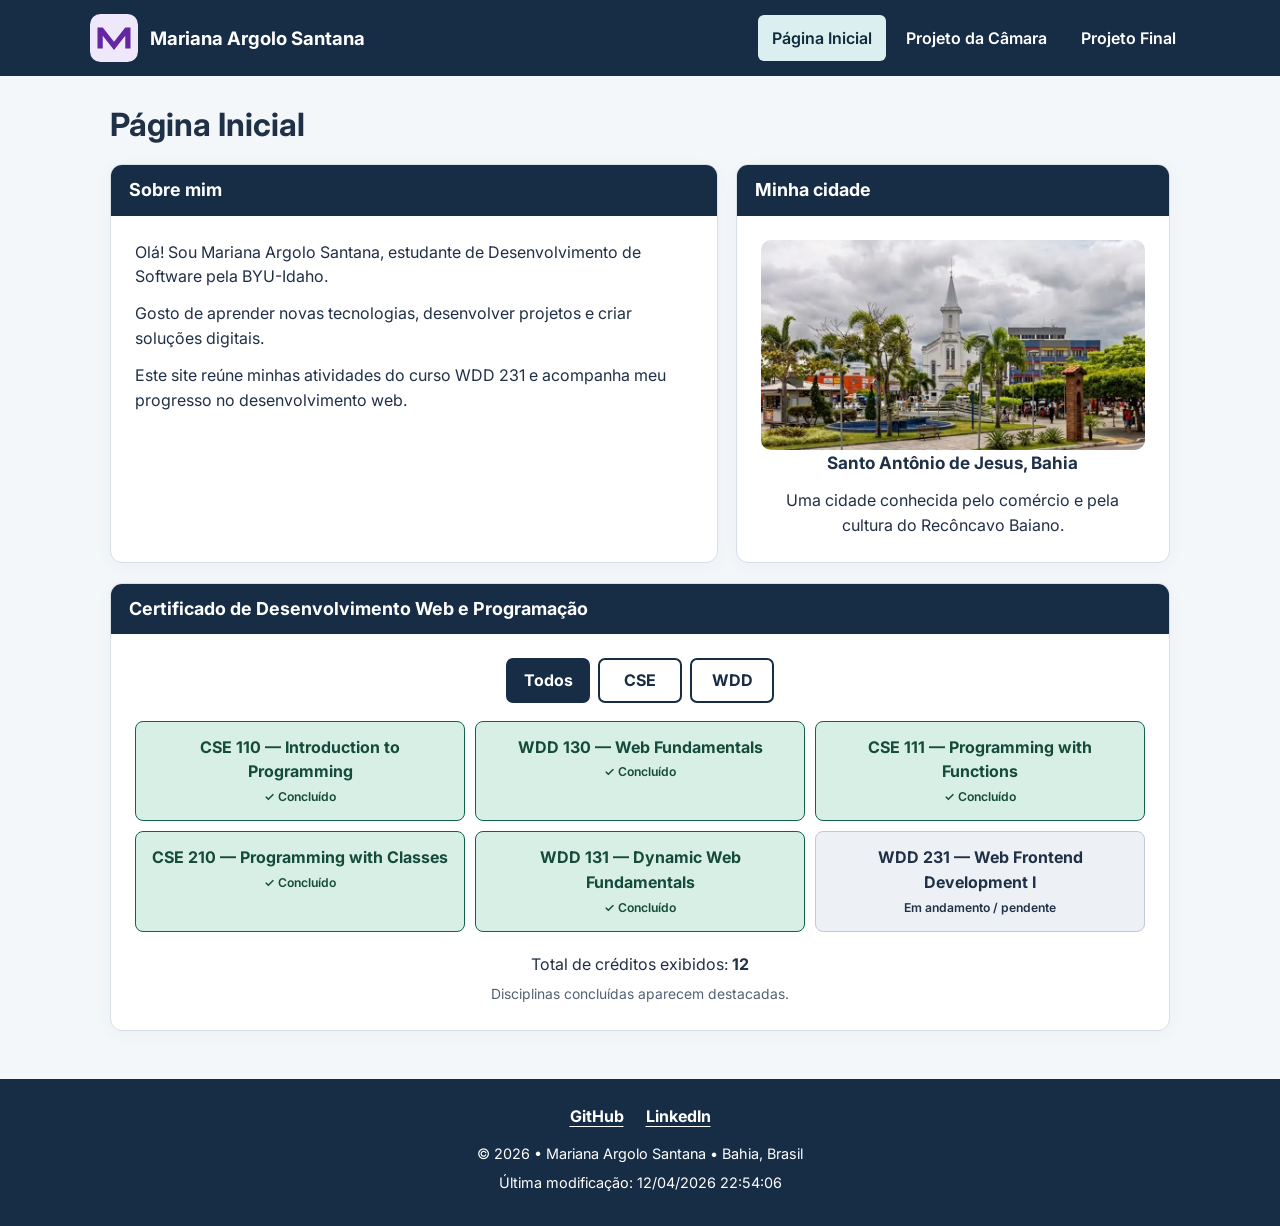
<file: index.html>
<!DOCTYPE html>
<html lang="pt-BR">

<head>
  <meta charset="UTF-8">
  <meta name="viewport" content="width=device-width, initial-scale=1.0">

  <meta name="description"
    content="Página inicial do curso WDD 231 de Mariana Argolo Santana.">
  <meta name="author" content="Mariana Argolo Santana">

  <title>Mariana Argolo Santana | WDD 231</title>

  <link rel="icon" href="imagens/logo.svg" type="image/svg+xml">

  <link rel="preconnect" href="https://fonts.googleapis.com">
  <link rel="preconnect" href="https://fonts.gstatic.com" crossorigin>

  <link
    href="https://fonts.googleapis.com/css2?family=Inter:wght@400;500;600;700&display=swap"
    rel="stylesheet">

  <link rel="stylesheet" href="estilos/telas-pequenas.css">
  <link rel="stylesheet" href="estilos/telas-grandes.css">

  <script src="scripts/navegacao.js" defer></script>
  <script src="scripts/data.js" defer></script>
  <script src="scripts/curso.js" defer></script>
</head>

<body>

  <header class="site-header">
    <div class="header-inner">

      <a class="brand" href="index.html">
        <img src="imagens/logo.svg" alt="Logo MS" width="48" height="48">
        <span>Mariana Argolo Santana</span>
      </a>

      <button
        id="menuButton"
        class="menu-button"
        type="button"
        aria-label="Abrir menu"
        aria-expanded="false"
        aria-controls="mainNav">
        <span aria-hidden="true">☰</span>
      </button>

    </div>

    <nav id="mainNav" class="main-nav" aria-label="Navegação principal">
      <a href="index.html" aria-current="page">Página Inicial</a>
      <a href="chamber/index.html">Projeto da Câmara</a>
      <a href="final/index.html">Projeto Final</a>
    </nav>
  </header>

  <main class="container">

    <h1>Página Inicial</h1>

    <div class="intro-grid">

      <section class="panel about">

        <h2>Sobre mim</h2>

        <div class="panel-body">

          <p>
            Olá! Sou Mariana Argolo Santana, estudante de
            Desenvolvimento de Software pela BYU-Idaho.
          </p>

          <p>
            Gosto de aprender novas tecnologias, desenvolver
            projetos e criar soluções digitais.
          </p>

          <p>
            Este site reúne minhas atividades do curso WDD 231
            e acompanha meu progresso no desenvolvimento web.
          </p>

        </div>

      </section>

      <section class="panel location">

        <h2>Minha cidade</h2>

        <div class="panel-body location-body">

          <div class="city-art">

            <img
              src="imagens/santo-antonio-de-jesus.webp"
              alt="Praça de Santo Antônio de Jesus, Bahia"
              width="824"
              height="460"
              loading="lazy">

          </div>

          <p>
            <strong>Santo Antônio de Jesus, Bahia</strong>
          </p>

          <p>
            Uma cidade conhecida pelo comércio e pela
            cultura do Recôncavo Baiano.
          </p>

        </div>

      </section>

    </div>

    <section class="panel courses">

      <h2>Certificado de Desenvolvimento Web e Programação</h2>

      <div class="panel-body">

        <div class="filters" role="group" aria-label="Filtrar disciplinas">

          <button
            type="button"
            class="filter active"
            data-filter="ALL"
            aria-pressed="true">
            Todos
          </button>

          <button
            type="button"
            class="filter"
            data-filter="CSE"
            aria-pressed="false">
            CSE
          </button>

          <button
            type="button"
            class="filter"
            data-filter="WDD"
            aria-pressed="false">
            WDD
          </button>

        </div>

        <div
          id="courseList"
          class="course-grid"
          aria-live="polite">
        </div>

        <p class="credit-total">
          Total de créditos exibidos:
          <strong id="totalCredits">0</strong>
        </p>

        <p class="legend">
          Disciplinas concluídas aparecem destacadas.
        </p>

      </div>

    </section>

  </main>

  <footer class="site-footer">

    <div class="social-links">

      <a
        href="https://github.com/"
        target="_blank"
        rel="noopener noreferrer">
        GitHub
      </a>

      <a
        href="https://www.linkedin.com/"
        target="_blank"
        rel="noopener noreferrer">
        LinkedIn
      </a>

    </div>

    <p>
      © <span id="anoAtual"></span>
      • Mariana Argolo Santana
      • Bahia, Brasil
    </p>

    <p id="ultimaModificacao"></p>

  </footer>

</body>
</html>
</file>
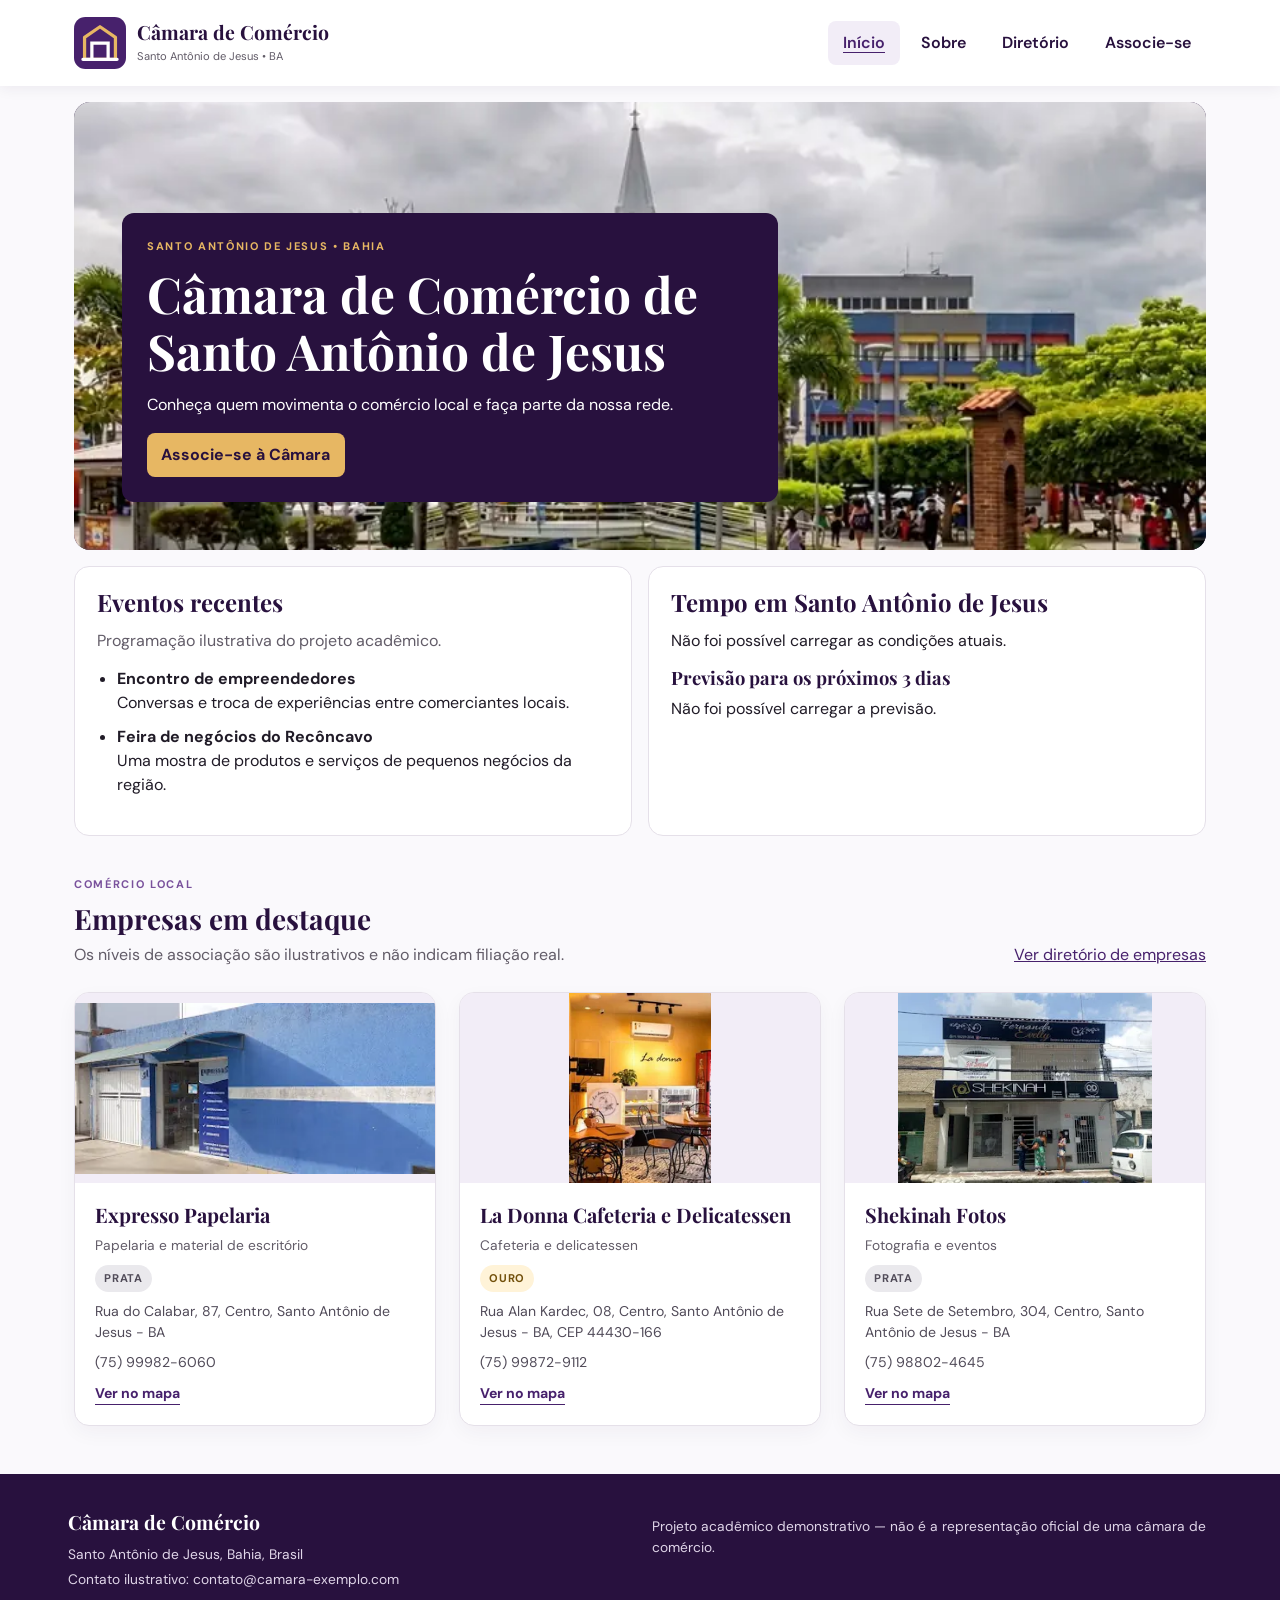
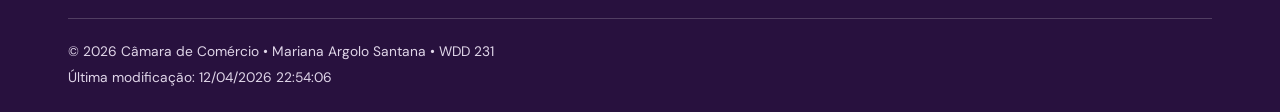
<file: camara/index.html>
<!doctype html>
<html lang="pt-BR">
<head>
  <meta charset="UTF-8">
  <meta name="viewport" content="width=device-width, initial-scale=1.0">
  <meta name="description" content="Conheça o comércio de Santo Antônio de Jesus, confira os eventos, o clima e as empresas em destaque.">
  <meta name="author" content="Mariana Argolo Santana">
  <meta property="og:type" content="website">
  <meta property="og:title" content="Câmara de Comércio de Santo Antônio de Jesus">
  <meta property="og:description" content="Conheça o comércio de Santo Antônio de Jesus, confira os eventos, o clima e as empresas em destaque.">
  <meta property="og:url" content="https://marianaargolozz.github.io/wdd231/camara/">
  <meta property="og:image" content="https://marianaargolozz.github.io/wdd231/camara/imagens/centro-saj.webp">
  <title>Câmara de Comércio de Santo Antônio de Jesus</title>
  <link rel="icon" href="imagens/favicon.svg" type="image/svg+xml">
  <link rel="stylesheet" href="estilos/normalizar.css">
  <link rel="stylesheet" href="estilos/telas-pequenas.css">
  <link rel="stylesheet" href="estilos/telas-grandes.css">
  <link rel="stylesheet" href="estilos/inicio.css">
  <script src="scripts/pagina.js" defer></script>
  <script src="scripts/inicio.js" defer></script>
</head>
<body>
  <header class="site-header">
    <div class="header-inner">
      <a class="brand" href="index.html" aria-label="Câmara de Comércio de Santo Antônio de Jesus, início">
        <img src="imagens/favicon.svg" alt="" width="52" height="52">
        <span><strong>Câmara de Comércio</strong><small>Santo Antônio de Jesus • BA</small></span>
      </a>
      <button id="menu-button" class="menu-button" type="button" aria-label="Abrir menu" aria-expanded="false" aria-controls="main-navigation">☰</button>
      <nav id="main-navigation" class="navigation" aria-label="Navegação principal">
        <a class="active" aria-current="page" href="index.html">Início</a>
        <a href="sobre.html">Sobre</a>
        <a href="diretorio.html">Diretório</a>
        <a href="associar.html">Associe-se</a>
      </nav>
    </div>
  </header>

  <main class="inicio">
    <section class="inicio-hero" aria-labelledby="page-title">
      <img class="inicio-hero-foto" src="imagens/centro-saj.webp"
        alt="Praça arborizada no centro de Santo Antônio de Jesus, com a igreja ao fundo"
        width="824" height="460" fetchpriority="high">
      <div class="inicio-hero-texto">
        <p class="eyebrow">Santo Antônio de Jesus • Bahia</p>
        <h1 id="page-title">Câmara de Comércio de Santo Antônio de Jesus</h1>
        <p>Conheça quem movimenta o comércio local e faça parte da nossa rede.</p>
        <a class="inicio-cta" href="associar.html">Associe-se à Câmara</a>
      </div>
    </section>

    <div class="inicio-paineis">
      <section class="inicio-painel" aria-labelledby="eventos-title">
        <h2 id="eventos-title">Eventos recentes</h2>
        <p class="inicio-nota">Programação ilustrativa do projeto acadêmico.</p>
        <ul class="inicio-eventos">
          <li><strong>Encontro de empreendedores</strong><br>Conversas e troca de experiências entre comerciantes locais.</li>
          <li><strong>Feira de negócios do Recôncavo</strong><br>Uma mostra de produtos e serviços de pequenos negócios da região.</li>
        </ul>
      </section>

      <section class="inicio-painel" aria-labelledby="tempo-title">
        <h2 id="tempo-title">Tempo em Santo Antônio de Jesus</h2>
        <div id="tempo-atual" aria-live="polite"><p>Carregando condições atuais…</p></div>
        <h3>Previsão para os próximos 3 dias</h3>
        <div id="previsao" aria-live="polite"><p>Carregando previsão…</p></div>
      </section>
    </div>

    <section class="inicio-destaques" aria-labelledby="destaques-title">
      <div class="section-heading">
        <div>
          <p class="eyebrow eyebrow-dark">Comércio local</p>
          <h2 id="destaques-title">Empresas em destaque</h2>
          <p class="section-subtitle">Os níveis de associação são ilustrativos e não indicam filiação real.</p>
        </div>
        <a href="diretorio.html">Ver diretório de empresas</a>
      </div>
      <div id="destaques" class="members grid-view" aria-live="polite">
        <p class="status">Carregando empresas…</p>
      </div>
    </section>
  </main>

  <footer class="site-footer">
    <div class="footer-inner">
      <div>
        <h2>Câmara de Comércio</h2>
        <p>Santo Antônio de Jesus, Bahia, Brasil</p>
        <p>Contato ilustrativo: contato@camara-exemplo.com</p>
      </div>
      <div class="footer-social" aria-label="Redes sociais">
        <p>Projeto acadêmico demonstrativo — não é a representação oficial de uma câmara de comércio.</p>
      </div>
      <div class="footer-bottom">
        <p>© <span id="current-year"></span> Câmara de Comércio • Mariana Argolo Santana • WDD 231</p>
        <p>Última modificação: <span id="last-modified"></span></p>
      </div>
    </div>
  </footer>
</body>
</html>
</file>
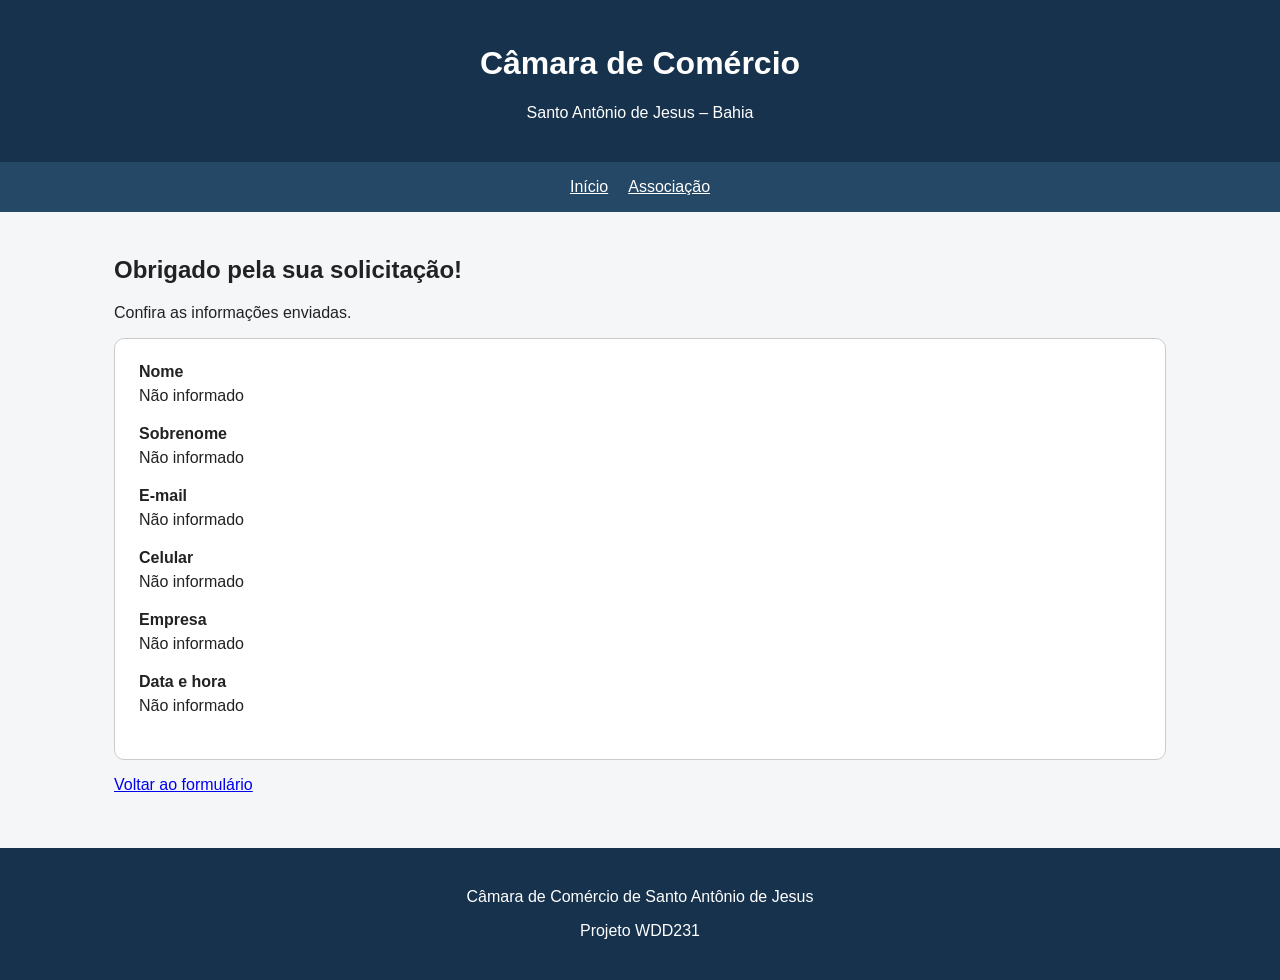
<file: camara/agradecimento.html>
<!DOCTYPE html>
<html lang="pt-BR">

<head>
    <meta charset="UTF-8">
    <meta name="viewport" content="width=device-width, initial-scale=1">
    <meta name="description" content="Câmara de Comércio de Santo Antônio de Jesus">
    <title>Agradecimento | Câmara de Comércio</title>
    <style>
        * {
            box-sizing: border-box
        }

        body {
            margin: 0;
            font-family: Arial, sans-serif;
            background: #f4f6f8;
            color: #222
        }

        header,
        footer {
            background: #17324d;
            color: white;
            padding: 24px;
            text-align: center
        }

        nav {
            background: #244866;
            padding: 16px;
            display: flex;
            justify-content: center;
            gap: 20px;
            flex-wrap: wrap
        }

        nav a {
            color: white
        }

        main {
            max-width: 1100px;
            margin: auto;
            padding: 24px
        }

        .container {
            display: grid;
            grid-template-columns: 1.2fr 1fr;
            gap: 30px
        }

        form,
        .card,
        .result {
            background: white;
            padding: 24px;
            border: 1px solid #ccc;
            border-radius: 10px
        }

        label {
            display: block;
            margin-bottom: 18px;
            font-weight: bold
        }

        input,
        select,
        textarea {
            display: block;
            width: 100%;
            padding: 12px;
            margin-top: 6px;
            border: 1px solid #777;
            border-radius: 5px;
            font: inherit
        }

        textarea {
            min-height: 120px;
            resize: vertical
        }

        button {
            background: #17324d;
            color: white;
            padding: 12px 20px;
            border: 0;
            border-radius: 5px;
            cursor: pointer;
            font: inherit
        }

        button[type=submit] {
            width: 100%
        }

        .card {
            text-align: center;
            margin-bottom: 20px;
            animation: aparecer 1.5s ease both;
            border-top: 6px solid var(--tier)
        }

        @keyframes aparecer {
            from {
                opacity: 0;
                transform: translateY(20px)
            }

            to {
                opacity: 1;
                transform: translateY(0)
            }
        }

        dialog {
            border: 0;
            border-radius: 12px;
            padding: 30px;
            width: 90%;
            max-width: 450px
        }

        dialog::backdrop {
            background: #0009
        }

        footer {
            margin-top: 30px
        }

        a:focus-visible,
        button:focus-visible,
        input:focus-visible,
        select:focus-visible,
        textarea:focus-visible {
            outline: 3px solid #c07400;
            outline-offset: 3px
        }

        dd {
            margin: 6px 0 20px;
            overflow-wrap: anywhere
        }

        dt {
            font-weight: bold
        }

        @media(max-width:768px) {
            .container {
                grid-template-columns: 1fr
            }
        }

        @media(prefers-reduced-motion:reduce) {
            .card {
                animation: none
            }
        }
    </style>
</head>

<body>
    <header>
        <h1>Câmara de Comércio</h1>
        <p>Santo Antônio de Jesus – Bahia</p>
    </header>
    <nav aria-label="Navegação principal"><a href="index.html">Início</a><a href="associacao.html">Associação</a></nav>
    <main>
        <h2>Obrigado pela sua solicitação!</h2>
        <p>Confira as informações enviadas.</p>
        <dl class="result" id="dados"></dl><a href="associacao.html">Voltar ao formulário</a>
    </main>
    <footer>
        <p>Câmara de Comércio de Santo Antônio de Jesus</p>
        <p>Projeto WDD231</p>
    </footer>
    <script>const params = new URLSearchParams(location.search); const fields = { nome: 'Nome', sobrenome: 'Sobrenome', email: 'E-mail', celular: 'Celular', empresa: 'Empresa', timestamp: 'Data e hora' }; for (const [key, label] of Object.entries(fields)) { const dt = document.createElement('dt'); const dd = document.createElement('dd'); dt.textContent = label; let value = params.get(key) || 'Não informado'; if (key === 'timestamp' && params.has(key)) { const date = new Date(value); if (!isNaN(date)) value = date.toLocaleString('pt-BR') } dd.textContent = value; document.getElementById('dados').append(dt, dd) }</script>
</body>

</html>
</file>
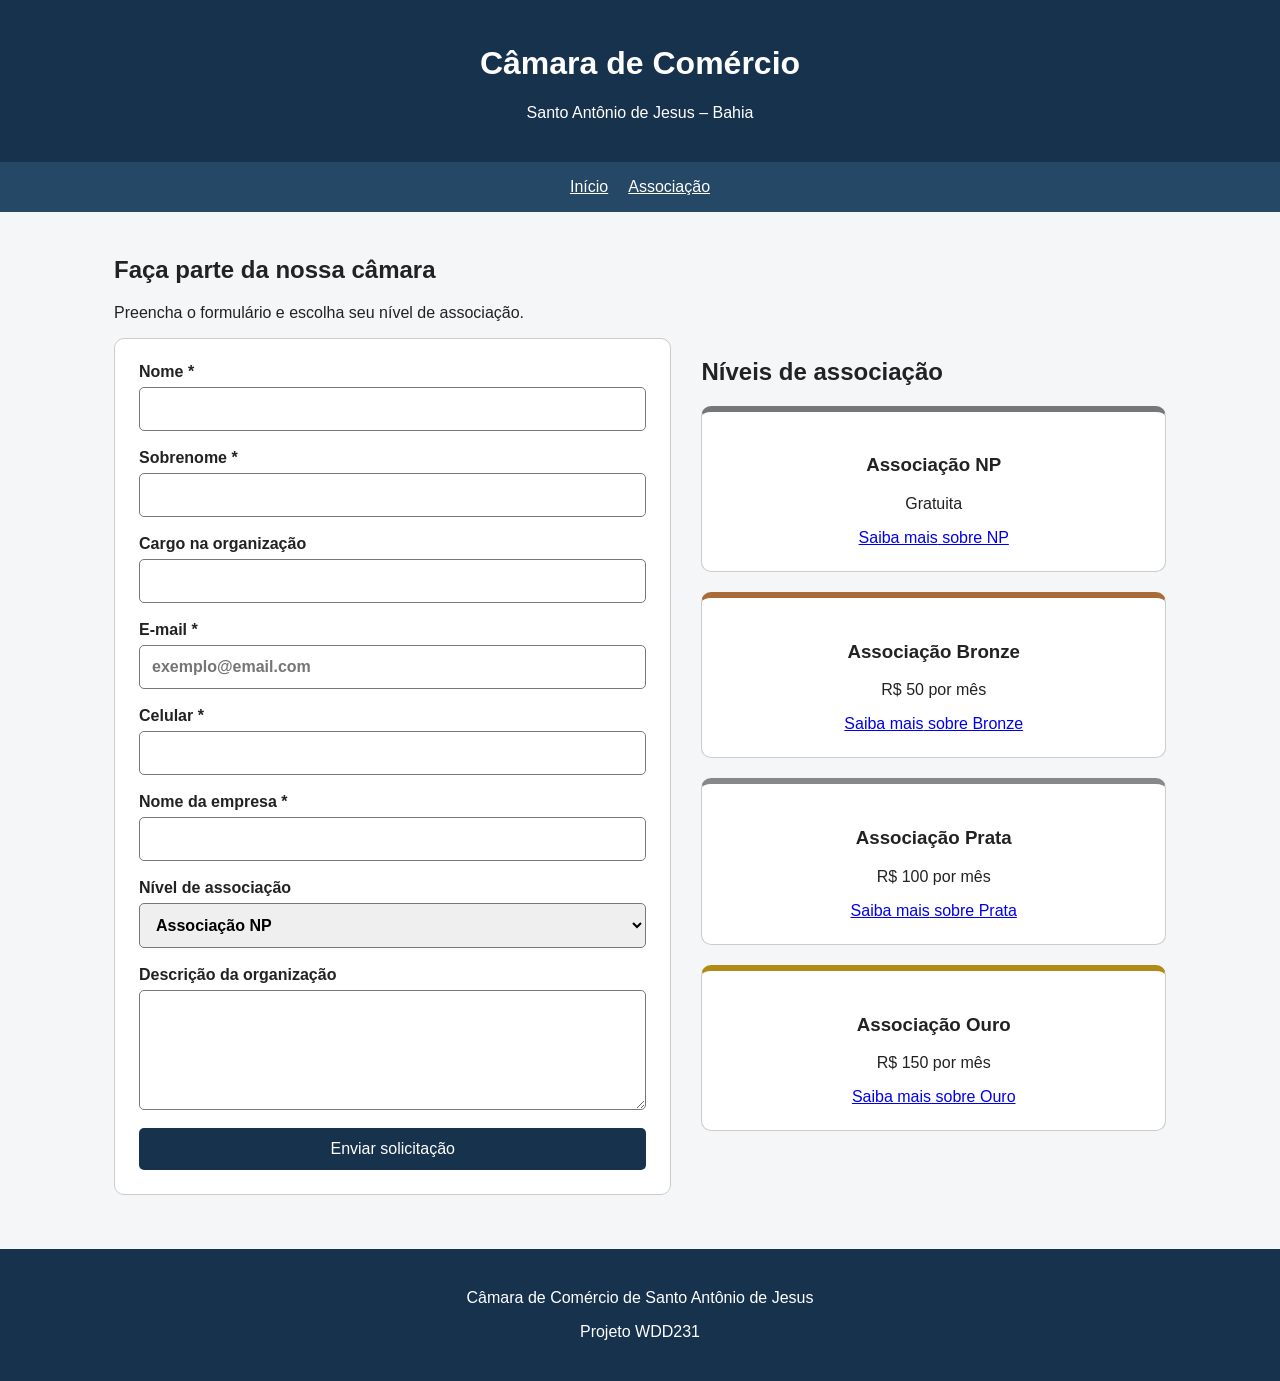
<file: camara/associacao.html>
<!DOCTYPE html>
<html lang="pt-BR">

<head>
    <meta charset="UTF-8">
    <meta name="viewport" content="width=device-width, initial-scale=1">
    <meta name="description" content="Câmara de Comércio de Santo Antônio de Jesus">
    <title>Associação | Câmara de Comércio</title>
    <style>
        * {
            box-sizing: border-box
        }

        body {
            margin: 0;
            font-family: Arial, sans-serif;
            background: #f4f6f8;
            color: #222
        }

        header,
        footer {
            background: #17324d;
            color: white;
            padding: 24px;
            text-align: center
        }

        nav {
            background: #244866;
            padding: 16px;
            display: flex;
            justify-content: center;
            gap: 20px;
            flex-wrap: wrap
        }

        nav a {
            color: white
        }

        main {
            max-width: 1100px;
            margin: auto;
            padding: 24px
        }

        .container {
            display: grid;
            grid-template-columns: 1.2fr 1fr;
            gap: 30px
        }

        form,
        .card,
        .result {
            background: white;
            padding: 24px;
            border: 1px solid #ccc;
            border-radius: 10px
        }

        label {
            display: block;
            margin-bottom: 18px;
            font-weight: bold
        }

        input,
        select,
        textarea {
            display: block;
            width: 100%;
            padding: 12px;
            margin-top: 6px;
            border: 1px solid #777;
            border-radius: 5px;
            font: inherit
        }

        textarea {
            min-height: 120px;
            resize: vertical
        }

        button {
            background: #17324d;
            color: white;
            padding: 12px 20px;
            border: 0;
            border-radius: 5px;
            cursor: pointer;
            font: inherit
        }

        button[type=submit] {
            width: 100%
        }

        .card {
            text-align: center;
            margin-bottom: 20px;
            animation: aparecer 1.5s ease both;
            border-top: 6px solid var(--tier)
        }

        @keyframes aparecer {
            from {
                opacity: 0;
                transform: translateY(20px)
            }

            to {
                opacity: 1;
                transform: translateY(0)
            }
        }

        dialog {
            border: 0;
            border-radius: 12px;
            padding: 30px;
            width: 90%;
            max-width: 450px
        }

        dialog::backdrop {
            background: #0009
        }

        footer {
            margin-top: 30px
        }

        a:focus-visible,
        button:focus-visible,
        input:focus-visible,
        select:focus-visible,
        textarea:focus-visible {
            outline: 3px solid #c07400;
            outline-offset: 3px
        }

        dd {
            margin: 6px 0 20px;
            overflow-wrap: anywhere
        }

        dt {
            font-weight: bold
        }

        @media(max-width:768px) {
            .container {
                grid-template-columns: 1fr
            }
        }

        @media(prefers-reduced-motion:reduce) {
            .card {
                animation: none
            }
        }
    </style>
</head>

<body>
    <header>
        <h1>Câmara de Comércio</h1>
        <p>Santo Antônio de Jesus – Bahia</p>
    </header>
    <nav aria-label="Navegação principal"><a href="index.html">Início</a><a href="associacao.html">Associação</a></nav>
    <main>
        <h2>Faça parte da nossa câmara</h2>
        <p>Preencha o formulário e escolha seu nível de associação.</p>
        <div class="container">
            <form method="get" action="agradecimento.html"><label>Nome *<input type="text" name="nome"
                        title="Digite seu nome" autocomplete="given-name" required></label><label>Sobrenome *<input
                        type="text" name="sobrenome" title="Digite seu sobrenome" autocomplete="family-name"
                        required></label><label>Cargo na organização<input type="text" name="cargo"
                        title="Use letras, espaços ou hífens, com pelo menos sete caracteres"
                        autocomplete="organization-title" pattern="[\p{L} \-]{7,}"></label><label>E-mail *<input
                        type="email" name="email" title="Digite seu e-mail" autocomplete="email"
                        placeholder="exemplo@email.com" required></label><label>Celular *<input type="tel"
                        name="celular" title="Digite seu celular" autocomplete="tel" required></label><label>Nome da
                    empresa *<input type="text" name="empresa" title="Digite o nome da organização"
                        autocomplete="organization" required></label><label>Nível de associação<select name="nivel"
                        title="Escolha o nível">
                        <option value="np">Associação NP</option>
                        <option value="bronze">Associação Bronze</option>
                        <option value="silver">Associação Prata</option>
                        <option value="gold">Associação Ouro</option>
                    </select></label><label>Descrição da organização<textarea name="descricao"
                        title="Descreva sua organização"></textarea></label><input type="hidden" name="timestamp"
                    id="timestamp"><button type="submit">Enviar solicitação</button></form>
            <section>
                <h2>Níveis de associação</h2>
                <article class="card" style="--tier:#777">
                    <h3>Associação NP</h3>
                    <p>Gratuita</p><a href="#modal-np" data-modal="modal-np">Saiba mais<span> sobre NP</span></a>
                </article>
                <article class="card" style="--tier:#a96b38">
                    <h3>Associação Bronze</h3>
                    <p>R$ 50 por mês</p><a href="#modal-bronze" data-modal="modal-bronze">Saiba mais<span> sobre
                            Bronze</span></a>
                </article>
                <article class="card" style="--tier:#888">
                    <h3>Associação Prata</h3>
                    <p>R$ 100 por mês</p><a href="#modal-silver" data-modal="modal-silver">Saiba mais<span> sobre
                            Prata</span></a>
                </article>
                <article class="card" style="--tier:#b28a16">
                    <h3>Associação Ouro</h3>
                    <p>R$ 150 por mês</p><a href="#modal-gold" data-modal="modal-gold">Saiba mais<span> sobre
                            Ouro</span></a>
                </article>
            </section>
        </div>
        <dialog id="modal-np" aria-labelledby="titulo-np">
            <h2 id="titulo-np">Associação NP</h2>
            <p>Gratuita</p>
            <ul>
                <li>Exclusiva para organizações sem fins lucrativos</li>
                <li>Acesso à comunidade</li>
                <li>Participação em eventos</li>
            </ul><button type="button" class="fechar">Fechar</button>
        </dialog>
        <dialog id="modal-bronze" aria-labelledby="titulo-bronze">
            <h2 id="titulo-bronze">Associação Bronze</h2>
            <p>R$ 50 por mês</p>
            <ul>
                <li>Participação em eventos</li>
                <li>Divulgação no diretório</li>
                <li>Treinamentos básicos</li>
            </ul><button type="button" class="fechar">Fechar</button>
        </dialog>
        <dialog id="modal-silver" aria-labelledby="titulo-silver">
            <h2 id="titulo-silver">Associação Prata</h2>
            <p>R$ 100 por mês</p>
            <ul>
                <li>Benefícios Bronze</li>
                <li>Descontos em eventos</li>
                <li>Treinamentos exclusivos</li>
            </ul><button type="button" class="fechar">Fechar</button>
        </dialog>
        <dialog id="modal-gold" aria-labelledby="titulo-gold">
            <h2 id="titulo-gold">Associação Ouro</h2>
            <p>R$ 150 por mês</p>
            <ul>
                <li>Benefícios Prata</li>
                <li>Publicidade na página inicial</li>
                <li>Eventos exclusivos</li>
                <li>Atendimento prioritário</li>
            </ul><button type="button" class="fechar">Fechar</button>
        </dialog>
    </main>
    <footer>
        <p>Câmara de Comércio de Santo Antônio de Jesus</p>
        <p>Projeto WDD231</p>
    </footer>
    <script>document.getElementById('timestamp').value = new Date().toISOString(); document.querySelectorAll('[data-modal]').forEach(link => link.addEventListener('click', event => { event.preventDefault(); document.getElementById(link.dataset.modal).showModal() })); document.querySelectorAll('.fechar').forEach(button => button.addEventListener('click', () => button.closest('dialog').close()));</script>
</body>

</html>
</file>
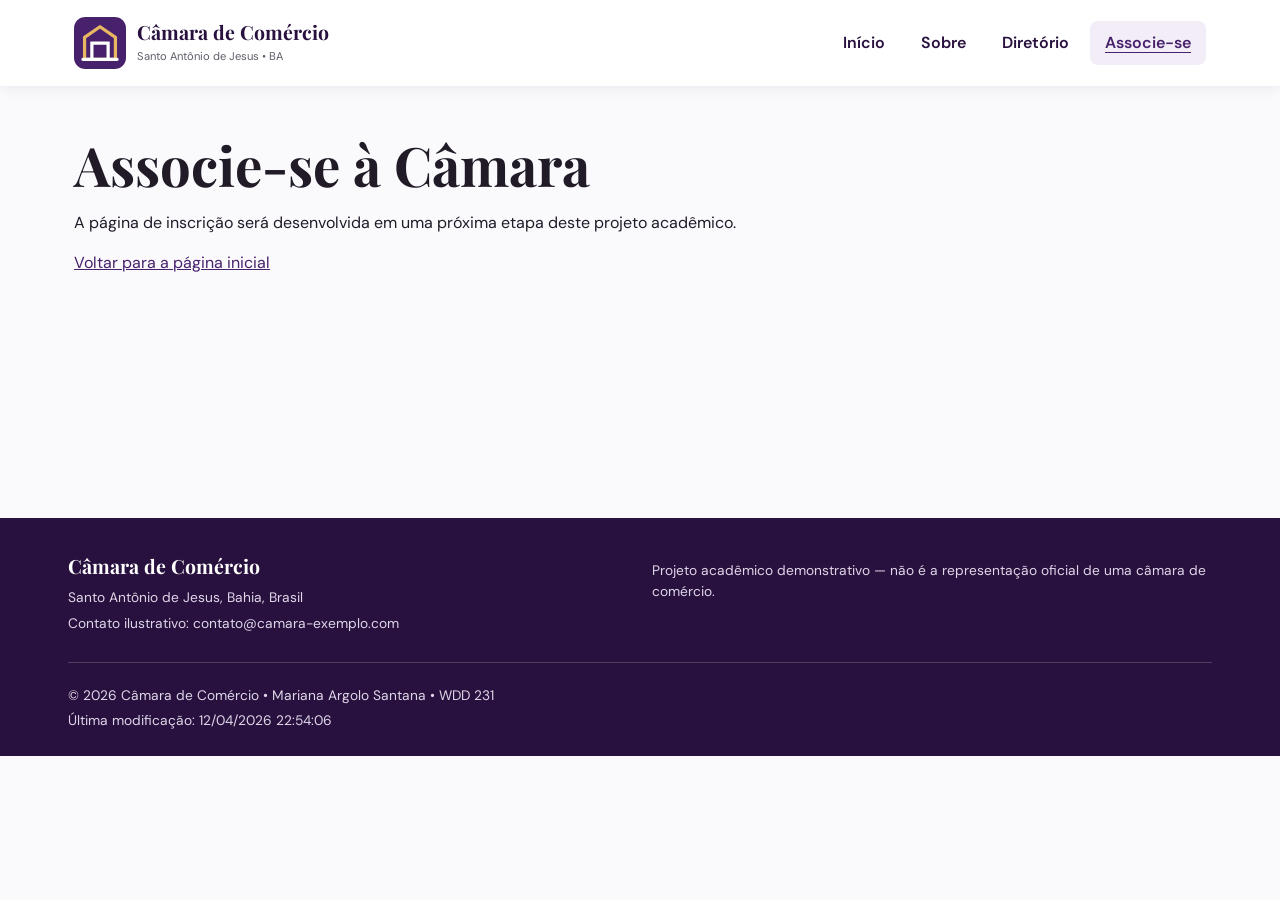
<file: camara/associar.html>
<!doctype html>
<html lang="pt-BR">
<head>
  <meta charset="UTF-8">
  <meta name="viewport" content="width=device-width, initial-scale=1.0">
  <meta name="description" content="A página de inscrição será desenvolvida em uma próxima etapa deste projeto acadêmico.">
  <meta name="author" content="Mariana Argolo Santana">
  <meta property="og:type" content="website">
  <meta property="og:title" content="Associe-se à Câmara | Câmara de Comércio de Santo Antônio de Jesus">
  <meta property="og:description" content="A página de inscrição será desenvolvida em uma próxima etapa deste projeto acadêmico.">
  <meta property="og:url" content="https://marianaargolozz.github.io/wdd231/camara/associar.html">
  <meta property="og:image" content="https://marianaargolozz.github.io/wdd231/camara/imagens/centro-saj.webp">
  <title>Associe-se à Câmara | Câmara de Comércio de Santo Antônio de Jesus</title>
  <link rel="icon" href="imagens/favicon.svg" type="image/svg+xml">
  <link rel="stylesheet" href="estilos/normalizar.css">
  <link rel="stylesheet" href="estilos/telas-pequenas.css">
  <link rel="stylesheet" href="estilos/telas-grandes.css">
  <link rel="stylesheet" href="estilos/inicio.css">
  <script src="scripts/pagina.js" defer></script>
</head>
<body>
  <header class="site-header">
    <div class="header-inner">
      <a class="brand" href="index.html" aria-label="Câmara de Comércio de Santo Antônio de Jesus, início">
        <img src="imagens/favicon.svg" alt="" width="52" height="52">
        <span><strong>Câmara de Comércio</strong><small>Santo Antônio de Jesus • BA</small></span>
      </a>
      <button id="menu-button" class="menu-button" type="button" aria-label="Abrir menu" aria-expanded="false" aria-controls="main-navigation">☰</button>
      <nav id="main-navigation" class="navigation" aria-label="Navegação principal">
        <a href="index.html">Início</a>
        <a href="sobre.html">Sobre</a>
        <a href="diretorio.html">Diretório</a>
        <a class="active" aria-current="page" href="associar.html">Associe-se</a>
      </nav>
    </div>
  </header>

  <main class="inicio inicio-pagina">
    <h1>Associe-se à Câmara</h1>
    <p>A página de inscrição será desenvolvida em uma próxima etapa deste projeto acadêmico.</p>
    <p><a href="index.html">Voltar para a página inicial</a></p>
  </main>

  <footer class="site-footer">
    <div class="footer-inner">
      <div>
        <h2>Câmara de Comércio</h2>
        <p>Santo Antônio de Jesus, Bahia, Brasil</p>
        <p>Contato ilustrativo: contato@camara-exemplo.com</p>
      </div>
      <div class="footer-social" aria-label="Redes sociais">
        <p>Projeto acadêmico demonstrativo — não é a representação oficial de uma câmara de comércio.</p>
      </div>
      <div class="footer-bottom">
        <p>© <span id="current-year"></span> Câmara de Comércio • Mariana Argolo Santana • WDD 231</p>
        <p>Última modificação: <span id="last-modified"></span></p>
      </div>
    </div>
  </footer>
</body>
</html>
</file>
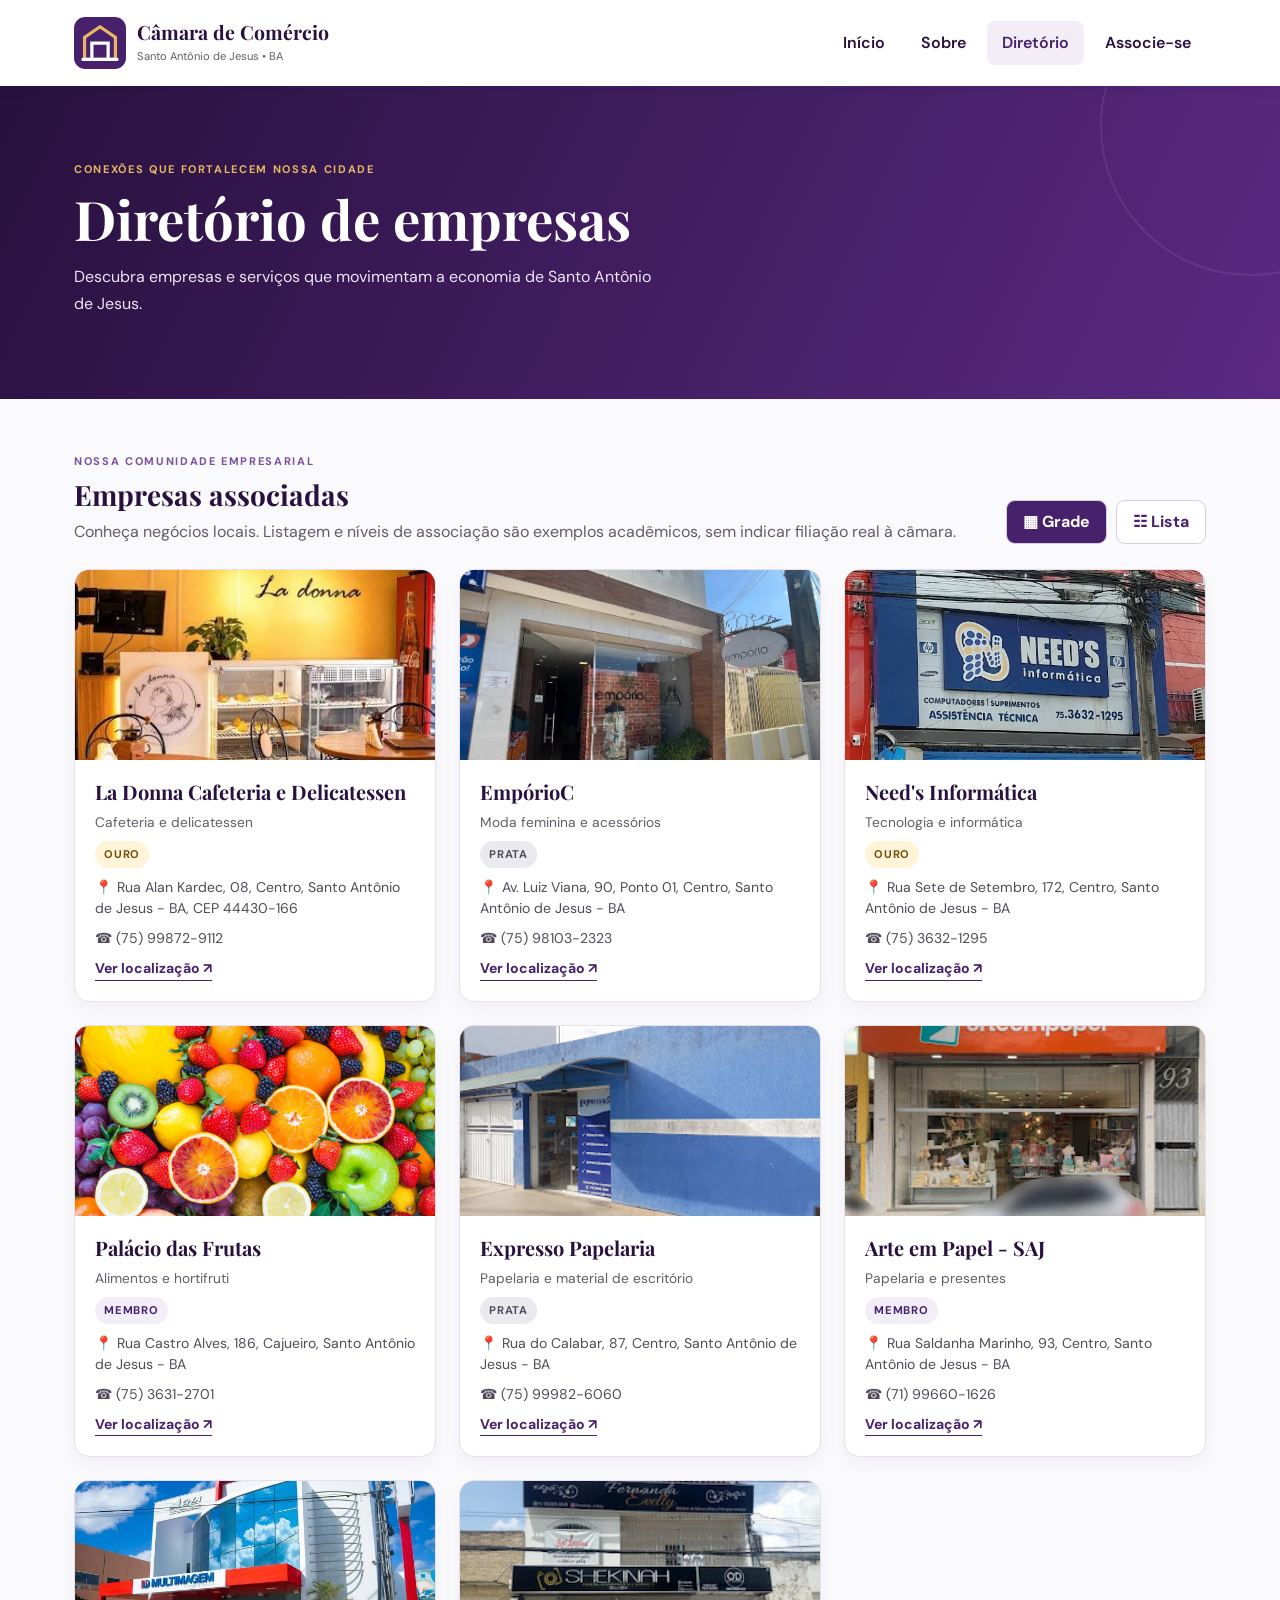
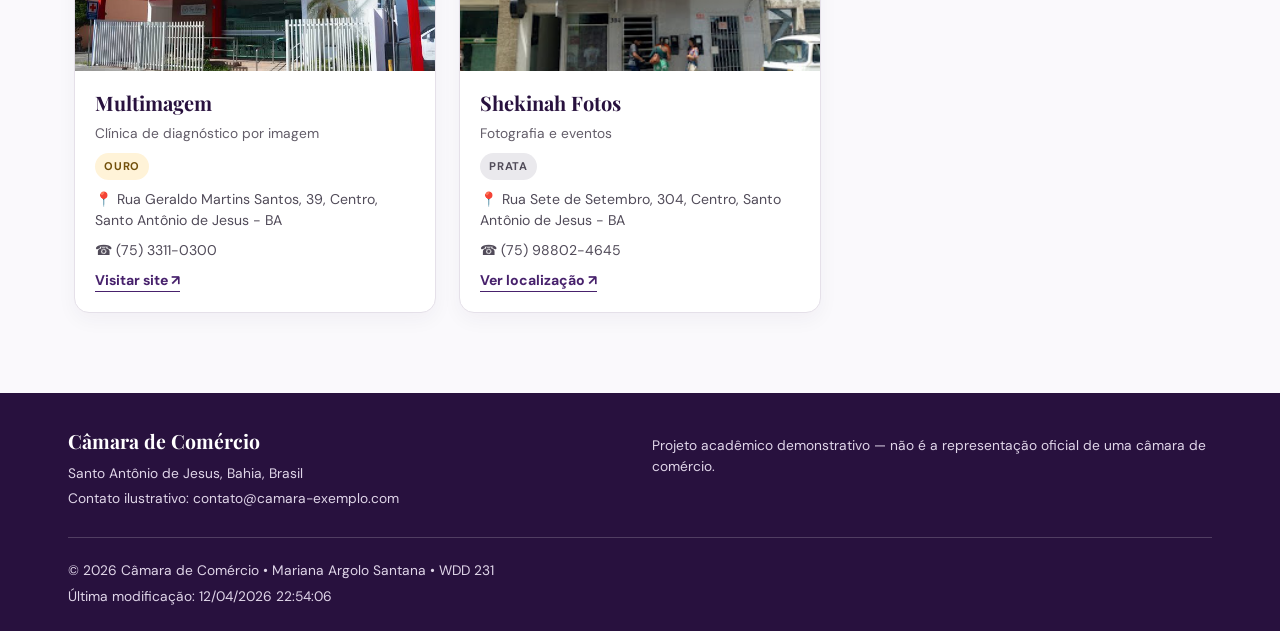
<file: camara/diretorio.html>
<!doctype html>
<html lang="pt-BR">
<head>
  <meta charset="UTF-8">
  <meta name="viewport" content="width=device-width, initial-scale=1.0">
  <meta name="description" content="Conheça as empresas associadas à Câmara de Comércio de Santo Antônio de Jesus, Bahia.">
  <meta name="author" content="Mariana Argolo Santana">

  <meta property="og:type" content="website">
  <meta property="og:title" content="Diretório | Câmara de Comércio de Santo Antônio de Jesus">
  <meta property="og:description" content="Encontre negócios e serviços associados à nossa câmara de comércio.">
  <meta property="og:url" content="https://marianaargolozz.github.io/wdd231/camara/diretorio.html">
  <meta property="og:image" content="https://marianaargolozz.github.io/wdd231/camara/imagens/compartilhamento.svg">

  <title>Diretório | Câmara de Comércio de Santo Antônio de Jesus</title>

  <link rel="icon" href="imagens/favicon.svg" type="image/svg+xml">
  <link rel="stylesheet" href="estilos/normalizar.css">
  <link rel="stylesheet" href="estilos/telas-pequenas.css">
  <link rel="stylesheet" href="estilos/telas-grandes.css">

  <script src="scripts/diretorio.js" defer></script>
</head>

<body>
  <header class="site-header">
    <div class="header-inner">
      <a class="brand" href="diretorio.html" aria-label="Câmara de Comércio de Santo Antônio de Jesus, diretório">
        <img src="imagens/favicon.svg" alt="" width="52" height="52">
        <span>
          <strong>Câmara de Comércio</strong>
          <small>Santo Antônio de Jesus • BA</small>
        </span>
      </a>

      <button
        id="menu-button"
        class="menu-button"
        type="button"
        aria-label="Abrir menu"
        aria-expanded="false"
        aria-controls="main-navigation">☰</button>

      <nav id="main-navigation" class="navigation" aria-label="Navegação principal">
        <a href="index.html">Início</a>
        <a href="sobre.html">Sobre</a>
        <a class="active" aria-current="page" href="diretorio.html">Diretório</a>
        <a href="associar.html">Associe-se</a>
      </nav>
    </div>
  </header>

  <main>
    <section class="hero" aria-labelledby="page-title">
      <div class="hero-inner">
        <p class="eyebrow">Conexões que fortalecem nossa cidade</p>
        <h1 id="page-title">Diretório de empresas</h1>
        <p>Descubra empresas e serviços que movimentam a economia de Santo Antônio de Jesus.</p>
      </div>
    </section>

    <section class="directory-section" aria-labelledby="members-title">
      <div class="section-heading">
        <div>
          <p class="eyebrow eyebrow-dark">Nossa comunidade empresarial</p>
          <h2 id="members-title">Empresas associadas</h2>
          <p class="section-subtitle">
            Conheça negócios locais. Listagem e níveis de associação são exemplos acadêmicos, sem indicar filiação real à câmara.
          </p>
        </div>

        <div class="view-controls" role="group" aria-label="Tipo de visualização">
          <button
            id="grid-view"
            type="button"
            class="view-button selected"
            aria-pressed="true">▦ Grade</button>

          <button
            id="list-view"
            type="button"
            class="view-button"
            aria-pressed="false">☷ Lista</button>
        </div>
      </div>

      <div id="members" class="members grid-view" aria-live="polite">
        <p class="status">Carregando empresas...</p>
      </div>
    </section>
  </main>

  <footer class="site-footer">
    <div class="footer-inner">
      <div>
        <h2>Câmara de Comércio</h2>
        <p>Santo Antônio de Jesus, Bahia, Brasil</p>
        <p>Contato ilustrativo: contato@camara-exemplo.com</p>
      </div>

      <div class="footer-social" aria-label="Redes sociais">
        <p>Projeto acadêmico demonstrativo — não é a representação oficial de uma câmara de comércio.</p>
      </div>

      <div class="footer-bottom">
        <p>© <span id="current-year"></span> Câmara de Comércio • Mariana Argolo Santana • WDD 231</p>
        <p>Última modificação: <span id="last-modified"></span></p>
      </div>
    </div>
  </footer>
</body>
</html>
</file>
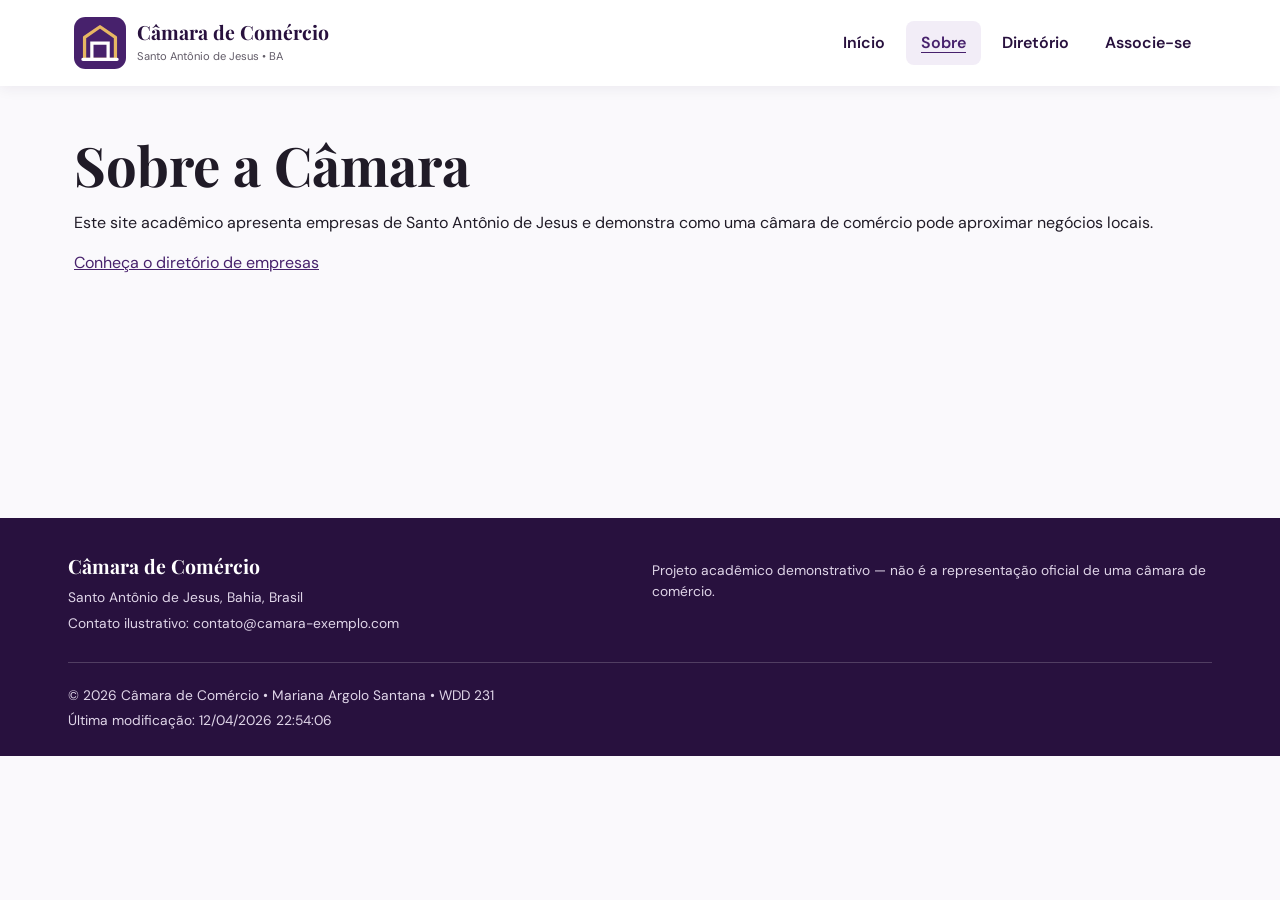
<file: camara/sobre.html>
<!doctype html>
<html lang="pt-BR">
<head>
  <meta charset="UTF-8">
  <meta name="viewport" content="width=device-width, initial-scale=1.0">
  <meta name="description" content="Este site acadêmico apresenta empresas de Santo Antônio de Jesus e demonstra como uma câmara de comércio pode aproximar negócios locais.">
  <meta name="author" content="Mariana Argolo Santana">
  <meta property="og:type" content="website">
  <meta property="og:title" content="Sobre a Câmara | Câmara de Comércio de Santo Antônio de Jesus">
  <meta property="og:description" content="Este site acadêmico apresenta empresas de Santo Antônio de Jesus e demonstra como uma câmara de comércio pode aproximar negócios locais.">
  <meta property="og:url" content="https://marianaargolozz.github.io/wdd231/camara/sobre.html">
  <meta property="og:image" content="https://marianaargolozz.github.io/wdd231/camara/imagens/centro-saj.webp">
  <title>Sobre a Câmara | Câmara de Comércio de Santo Antônio de Jesus</title>
  <link rel="icon" href="imagens/favicon.svg" type="image/svg+xml">
  <link rel="stylesheet" href="estilos/normalizar.css">
  <link rel="stylesheet" href="estilos/telas-pequenas.css">
  <link rel="stylesheet" href="estilos/telas-grandes.css">
  <link rel="stylesheet" href="estilos/inicio.css">
  <script src="scripts/pagina.js" defer></script>
</head>
<body>
  <header class="site-header">
    <div class="header-inner">
      <a class="brand" href="index.html" aria-label="Câmara de Comércio de Santo Antônio de Jesus, início">
        <img src="imagens/favicon.svg" alt="" width="52" height="52">
        <span><strong>Câmara de Comércio</strong><small>Santo Antônio de Jesus • BA</small></span>
      </a>
      <button id="menu-button" class="menu-button" type="button" aria-label="Abrir menu" aria-expanded="false" aria-controls="main-navigation">☰</button>
      <nav id="main-navigation" class="navigation" aria-label="Navegação principal">
        <a href="index.html">Início</a>
        <a class="active" aria-current="page" href="sobre.html">Sobre</a>
        <a href="diretorio.html">Diretório</a>
        <a href="associar.html">Associe-se</a>
      </nav>
    </div>
  </header>

  <main class="inicio inicio-pagina">
    <h1>Sobre a Câmara</h1>
    <p>Este site acadêmico apresenta empresas de Santo Antônio de Jesus e demonstra como uma câmara de comércio pode aproximar negócios locais.</p>
    <p><a href="diretorio.html">Conheça o diretório de empresas</a></p>
  </main>

  <footer class="site-footer">
    <div class="footer-inner">
      <div>
        <h2>Câmara de Comércio</h2>
        <p>Santo Antônio de Jesus, Bahia, Brasil</p>
        <p>Contato ilustrativo: contato@camara-exemplo.com</p>
      </div>
      <div class="footer-social" aria-label="Redes sociais">
        <p>Projeto acadêmico demonstrativo — não é a representação oficial de uma câmara de comércio.</p>
      </div>
      <div class="footer-bottom">
        <p>© <span id="current-year"></span> Câmara de Comércio • Mariana Argolo Santana • WDD 231</p>
        <p>Última modificação: <span id="last-modified"></span></p>
      </div>
    </div>
  </footer>
</body>
</html>
</file>
<file: estilos/telas-pequenas.css>
:root{--navy:#172c45;--navy-deep:#102137;--teal:#146568;--paper:#f4f7fa;--white:#fff;--text:#203047;--muted:#526276;--line:#d6dee6;--complete:#d8efe6;--complete-edge:#12634a}*{box-sizing:border-box}html{scroll-behavior:smooth}body{margin:0;background:var(--paper);color:var(--text);font-family:Inter,Arial,sans-serif;line-height:1.55}a{color:inherit}button{font:inherit;cursor:pointer}button:focus-visible,a:focus-visible{outline:3px solid #e4a631;outline-offset:3px}.site-header{background:var(--navy);color:var(--white)}.header-inner{max-width:1100px;min-height:76px;margin:auto;padding:12px 18px;display:flex;align-items:center;justify-content:space-between;gap:12px}.brand{display:flex;align-items:center;gap:12px;text-decoration:none;font-weight:700;font-size:1.06rem}.brand img{flex:none}.menu-button{color:#fff;background:transparent;border:1px solid #b7c9d5;border-radius:8px;width:44px;height:44px;font-size:1.5rem;line-height:1}.main-nav{display:none;background:var(--navy-deep);padding:8px 16px 14px}.main-nav.open{display:flex;flex-direction:column}.main-nav a{display:block;padding:11px 14px;border-radius:6px;text-decoration:none;font-weight:600}.main-nav a:hover,.main-nav a:focus-visible{background:#30516f}.main-nav a[aria-current="page"]{background:#dceff0;color:#102c3c}.container{max-width:1100px;margin:0 auto;padding:20px 16px 36px}h1{font-size:1.75rem;margin:4px 0 20px;line-height:1.2}h2{font-size:1.12rem;line-height:1.35;margin:0}.intro-grid{display:grid;gap:18px}.panel{background:var(--white);border:1px solid var(--line);border-radius:12px;overflow:hidden;box-shadow:0 3px 15px #2030470a}.panel h2{background:var(--navy);color:#fff;padding:13px 18px}.panel-body{padding:20px}.panel-body p{margin:0 0 12px}.panel-body p:last-child{margin-bottom:0}.location-body{text-align:center}.city-art img{display:block;width:100%;height:auto;max-height:210px;object-fit:cover;border-radius:10px}.location-body strong{font-size:1.07rem}.courses{margin-top:20px}.filters{display:flex;gap:8px;justify-content:center;margin-bottom:18px;flex-wrap:wrap}.filter{border:2px solid var(--navy);border-radius:7px;background:#fff;color:var(--navy);font-weight:700;min-width:84px;padding:8px 14px}.filter:hover{background:#e5eef4}.filter.active{background:var(--navy);color:#fff}.course-grid{display:grid;gap:10px}.course-card{border:1px solid #bfcbd7;background:#edf1f5;border-radius:8px;padding:13px;text-align:center;font-weight:700}.course-card.completed{background:var(--complete);border-color:var(--complete-edge);color:#154b3a}.course-card .status{display:block;font-size:.76rem;font-weight:600;margin-top:4px}.credit-total{text-align:center;font-size:1rem;margin:20px 0 8px!important}.legend{display:flex;align-items:center;justify-content:center;gap:8px;color:var(--muted);font-size:.87rem}.legend-swatch{display:inline-block;width:18px;height:18px;background:var(--complete);border:1px solid var(--complete-edge);border-radius:4px}.site-footer{text-align:center;padding:25px 16px;background:var(--navy);color:#fff}.site-footer p{margin:7px 0;font-size:.9rem}.social-links{display:flex;justify-content:center;gap:22px;flex-wrap:wrap;margin-bottom:14px}.social-links a{font-weight:700;text-decoration:underline;text-underline-offset:4px}.social-links a:hover{color:#bce5df}@media(prefers-reduced-motion:reduce){html{scroll-behavior:auto}}
</file>
<file: estilos/telas-grandes.css>
@media(min-width:680px){.menu-button{display:none}.site-header{display:flex;align-items:center;justify-content:space-between;padding:0 max(20px,calc((100vw - 1100px)/2))}.header-inner{margin:0;padding:13px 0;min-width:0}.main-nav{display:flex;align-items:center;gap:6px;background:transparent;padding:12px 0 12px 20px}.main-nav a{white-space:nowrap;font-size:.9rem}.intro-grid{grid-template-columns:minmax(0,1.4fr) minmax(0,1fr)}.course-grid{grid-template-columns:repeat(3,minmax(0,1fr))}.container{padding:26px 20px 48px}.panel-body{padding:24px}}@media(min-width:900px){.main-nav a{font-size:1rem}.brand{font-size:1.16rem}.container h1{font-size:2rem}}@media(min-width:680px) and (max-width:820px){.brand span{max-width:180px;line-height:1.2}.main-nav a{padding:9px 7px;font-size:.78rem}}
</file>
<file: camara/estilos/normalizar.css>
*,*::before,*::after{box-sizing:border-box}
html{line-height:1.5;-webkit-text-size-adjust:100%}
body,h1,h2,h3,p{margin:0}
body{min-width:320px}
img{display:block;max-width:100%;height:auto}
button,input{font:inherit}
button{cursor:pointer}
a{color:inherit}
</file>
<file: camara/estilos/telas-pequenas.css>
@import url('https://fonts.googleapis.com/css2?family=DM+Sans:wght@400;500;600;700&family=Playfair+Display:wght@600;700&display=swap');
:root{--purple:#47216c;--purple-deep:#28113e;--purple-soft:#f2edf7;--gold:#e7b763;--ink:#201b27;--muted:#625c68;--border:#e5e0e9}
body{font-family:'DM Sans',Arial,sans-serif;color:var(--ink);background:#faf9fc}
.site-header{background:#fff;box-shadow:0 2px 14px #28113e12;position:relative;z-index:2}
.header-inner{max-width:1180px;margin:auto;padding:13px 18px;display:flex;align-items:center;justify-content:space-between;flex-wrap:wrap;gap:10px}
.brand{display:flex;align-items:center;gap:11px;text-decoration:none;min-width:0}
.brand strong{font-family:'Playfair Display',Georgia,serif;font-size:1.06rem;color:var(--purple-deep);display:block;line-height:1.2}
.brand small{color:var(--muted);font-size:.7rem;display:block;margin-top:3px}
.menu-button{font-size:1.55rem;border:1px solid var(--border);background:white;color:var(--purple);border-radius:8px;padding:0 11px;min-height:42px}
.navigation{display:none;flex-basis:100%;flex-direction:column;gap:3px;padding-top:8px}
.navigation.open{display:flex}
.navigation a{text-decoration:none;font-weight:600;padding:11px 14px;border-radius:8px;color:var(--purple-deep)}
.navigation a:hover,.navigation a:focus-visible,.navigation a.active{background:var(--purple-soft);color:var(--purple)}
.hero{background:linear-gradient(115deg,#28113e,#5b2982);color:white;position:relative;overflow:hidden}
.hero::after{content:'';position:absolute;border:2px solid #ffffff14;width:300px;height:300px;border-radius:50%;right:-120px;top:-110px}
.hero-inner{max-width:1180px;margin:auto;padding:51px 20px 56px;position:relative;z-index:1}
.eyebrow{text-transform:uppercase;letter-spacing:.15em;font-size:.69rem;font-weight:700;color:var(--gold);margin-bottom:10px}
h1,h2,h3{font-family:'Playfair Display',Georgia,serif;line-height:1.15}
h1{font-size:clamp(2rem,7vw,3.4rem);margin-bottom:14px}
.hero p:last-child{max-width:580px;color:#ede4f3;line-height:1.65}
.directory-section{max-width:1180px;padding:42px 18px 65px;margin:auto}
.section-heading{display:flex;flex-direction:column;gap:22px;margin-bottom:25px}
.eyebrow-dark{color:#79519c}
.section-heading h2{font-size:1.75rem;color:var(--purple-deep);margin-bottom:8px}
.section-subtitle{color:var(--muted)}
.view-controls{display:flex;gap:9px}
.view-button{border:1px solid #d8cce2;background:white;color:var(--purple);border-radius:9px;padding:9px 16px;font-weight:700;min-height:44px}
.view-button.selected,.view-button:hover{background:var(--purple);color:white}
.members.grid-view{display:grid;grid-template-columns:1fr;gap:19px}
.member-card{background:white;border:1px solid var(--border);border-radius:15px;overflow:hidden;box-shadow:0 7px 20px #28113e0b;min-width:0}
.member-image{width:100%;height:170px;object-fit:cover;background:var(--purple-soft)}
.member-content{padding:20px;display:flex;flex-direction:column;gap:9px}
.member-card h3{font-size:1.25rem;color:var(--purple-deep)}
.member-category{color:var(--muted);font-size:.86rem}
.member-info{color:#514b59;font-size:.88rem;overflow-wrap:anywhere}
.member-site{color:var(--purple);font-weight:700;font-size:.88rem;text-decoration:none;align-self:start;border-bottom:1px solid currentColor}
.member-site:hover,.member-site:focus-visible{color:#7545a0}
.level{align-self:flex-start;font-size:.7rem;font-weight:700;text-transform:uppercase;letter-spacing:.07em;padding:5px 9px;border-radius:50px;background:#f2edf7;color:var(--purple)}
.level-3{background:#fff3d8;color:#72500b}.level-2{background:#eae9ed;color:#514c59}
.members.list-view{display:flex;flex-direction:column;gap:10px}
.list-view .member-card{display:flex;align-items:center}
.list-view .member-image{display:none}
.list-view .member-content{width:100%;padding:17px 19px;gap:7px}
.list-view .member-card h3{font-size:1.1rem}
.status{padding:20px;border-radius:10px;background:white;color:var(--muted);grid-column:1/-1}
.site-footer{background:var(--purple-deep);color:white}
.footer-inner{max-width:1180px;margin:auto;padding:37px 18px 20px;display:grid;gap:23px}
.site-footer h2{font-size:1.22rem;margin-bottom:10px}
.site-footer p{color:#e0d6e9;font-size:.86rem;margin:5px 0}
.footer-bottom{border-top:1px solid #ffffff30;padding-top:17px}
:focus-visible{outline:3px solid var(--gold);outline-offset:3px}
</file>
<file: camara/estilos/telas-grandes.css>
@media(min-width:640px){
 .members.grid-view{grid-template-columns:repeat(2,minmax(0,1fr))}
 .section-heading{flex-direction:row;justify-content:space-between;align-items:end}
 .list-view .member-content{display:grid;grid-template-columns:1.2fr 1.4fr 1fr;align-items:center;column-gap:14px}
 .list-view .member-category{grid-column:1}
 .list-view .member-info{grid-column:2}
 .list-view .member-site{grid-column:3;grid-row:1/3}
 .list-view .level{grid-column:2}
 .footer-inner{grid-template-columns:1fr 1fr}
 .footer-bottom{grid-column:1/-1}
}
@media(min-width:850px){
 .header-inner{flex-wrap:nowrap;padding:17px 24px}
 .brand strong{font-size:1.22rem}
 .menu-button{display:none}
 .navigation,.navigation.open{display:flex;flex-basis:auto;flex-direction:row;padding:0;gap:6px}
 .navigation a{padding:10px 15px}
 .hero-inner{padding:75px 24px 82px}
 .directory-section{padding:54px 24px 80px}
 .members.grid-view{grid-template-columns:repeat(3,minmax(0,1fr));gap:23px}
 .member-image{height:190px}
}
</file>
<file: camara/estilos/inicio.css>
.inicio {
  width: min(100%, 1180px);
  margin-inline: auto;
  padding: 1rem 1rem 3rem;
}

.inicio-hero {
  position: relative;
  display: grid;
  overflow: hidden;
  isolation: isolate;
  min-height: 24rem;
  border-radius: 16px;
  background: var(--purple-deep);
  color: #fff;
}

.inicio-hero-foto {
  position: absolute;
  inset: 0;
  z-index: -2;
  width: 100%;
  height: 100%;
  object-fit: cover;
  object-position: 55% center;
}

.inicio-hero-texto {
  align-self: end;
  margin: clamp(12px, 4vw, 48px);
  padding: clamp(15px, 3vw, 25px);
  max-width: 41rem;
  border-radius: 12px;
  background: var(--purple-deep);
}

.inicio-hero-texto h1 {
  font-size: clamp(1.65rem, 5vw, 3.1rem);
}

.inicio-hero-texto > p:not(.eyebrow) {
  line-height: 1.5;
}

.inicio-cta {
  display: inline-flex;
  min-height: 44px;
  align-items: center;
  margin-top: 1rem;
  padding: .55rem .9rem;
  border-radius: 8px;
  background: var(--gold);
  color: var(--purple-deep);
  font-weight: 700;
  text-decoration: none;
}

.inicio-cta:hover { background: #f5d493; }
.inicio-cta:focus-visible { outline-color: #fff; }

.inicio-paineis {
  display: grid;
  gap: 1rem;
  margin-block: 1rem 2.5rem;
}

.inicio-painel {
  min-width: 0;
  padding: 1.1rem;
  border: 1px solid var(--border);
  border-radius: 15px;
  background: #fff;
}

.inicio-painel h2 {
  margin-bottom: .75rem;
  color: var(--purple-deep);
}

.inicio-painel h3 {
  margin-block: .9rem .5rem;
  color: var(--purple-deep);
  font-size: 1.15rem;
}

.inicio-nota { color: var(--muted); }
.inicio-eventos { margin-top: .85rem; padding-left: 1.25rem; }
.inicio-eventos li + li { margin-top: .65rem; }
.inicio-temperatura { color: var(--purple); font-size: 1.55rem; font-weight: 700; }

.inicio-previsao {
  display: grid;
  gap: .45rem;
  list-style: none;
  padding: 0;
}

.inicio-previsao li {
  padding: .48rem .65rem;
  border-radius: 8px;
  background: var(--purple-soft);
  color: var(--purple-deep);
  overflow-wrap: anywhere;
}

.inicio-destaques .member-image { object-fit: contain; }
.inicio a:not(.inicio-cta) { color: var(--purple); }
.inicio-destaques a { width: fit-content; line-height: 1.6; }
.inicio .member-content { overflow-wrap: anywhere; }
.inicio-pagina { min-height: 48vh; padding-block: 3rem; }
.inicio-pagina p + p { margin-top: 1rem; }
.navigation a[aria-current="page"] { text-decoration: underline; text-underline-offset: .22em; }

@media (min-width: 640px) {
  .inicio { padding-inline: 1.5rem; }
  .inicio-hero { min-height: 25rem; }
  .inicio-paineis { grid-template-columns: 1fr 1fr; }
}

@media (min-width: 850px) {
  .inicio-hero { min-height: 28rem; }
  .inicio-painel { padding: 1.4rem; }
}
</file>
